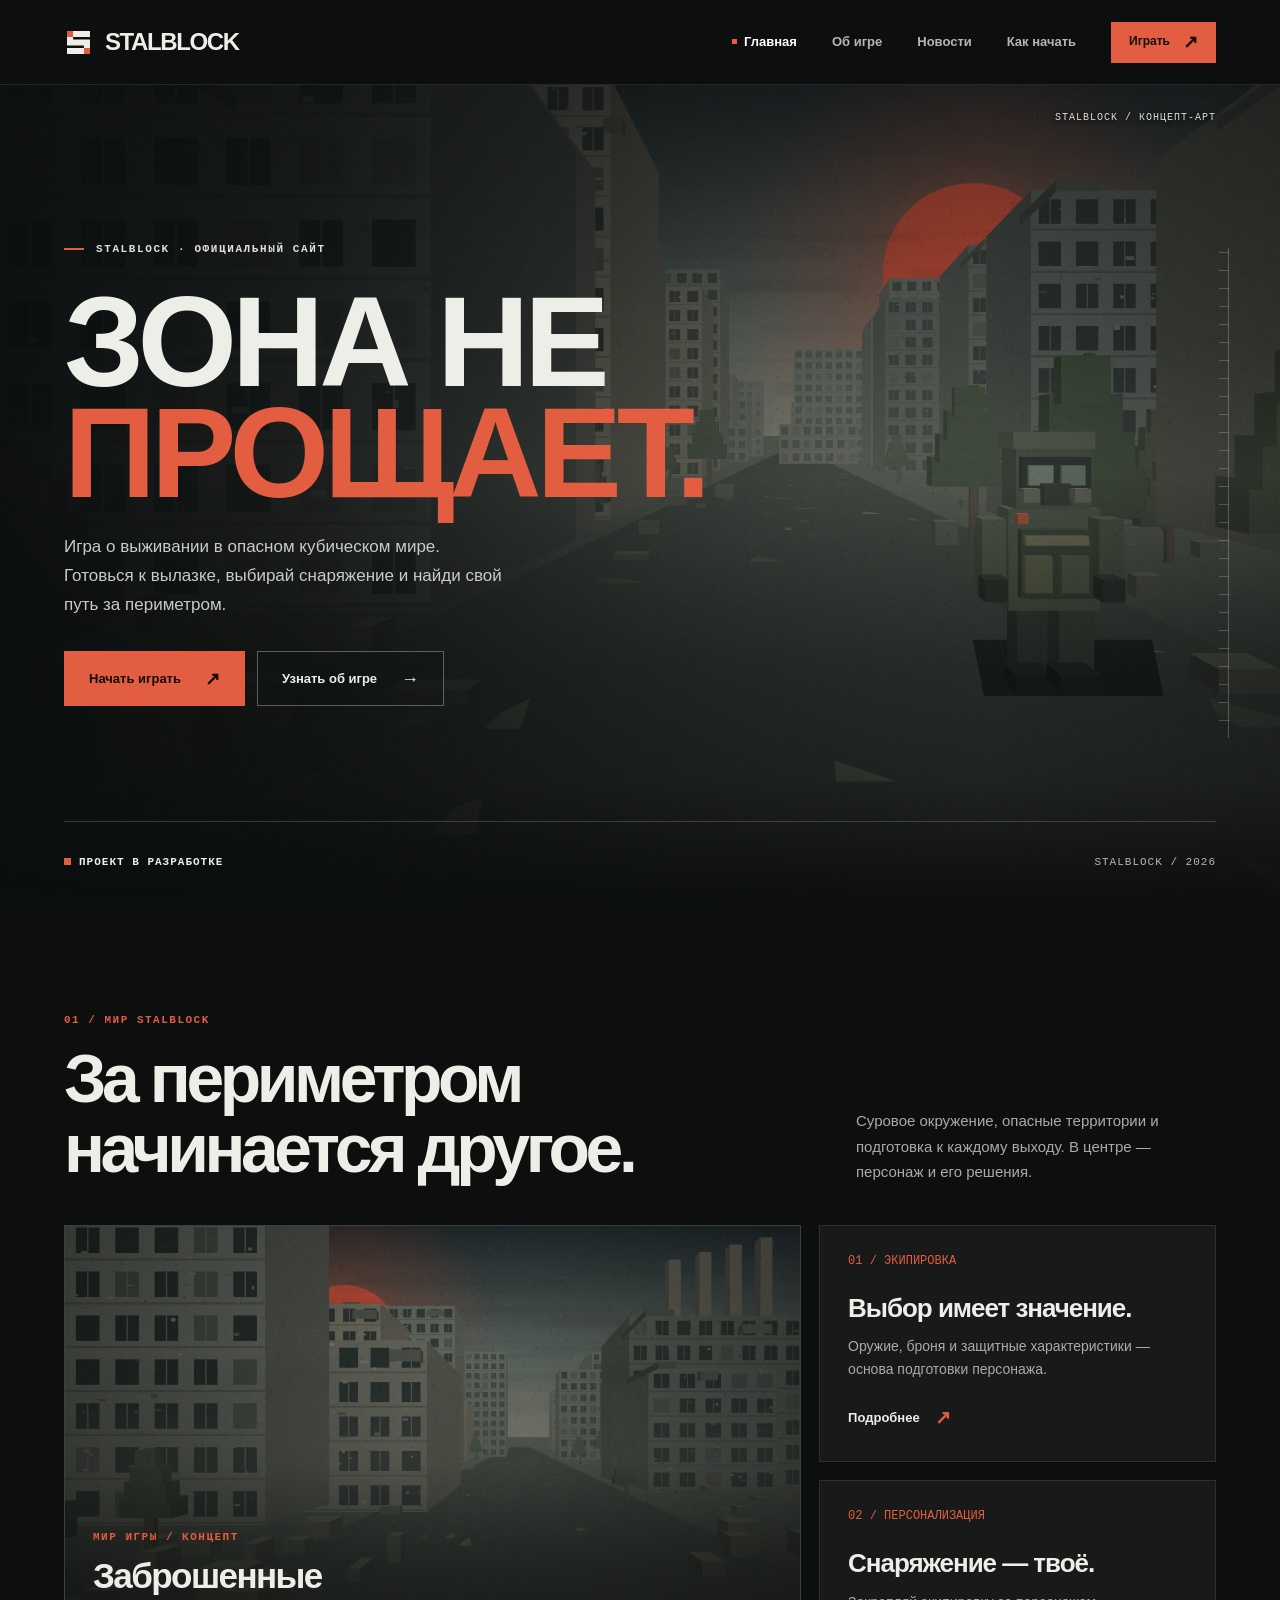
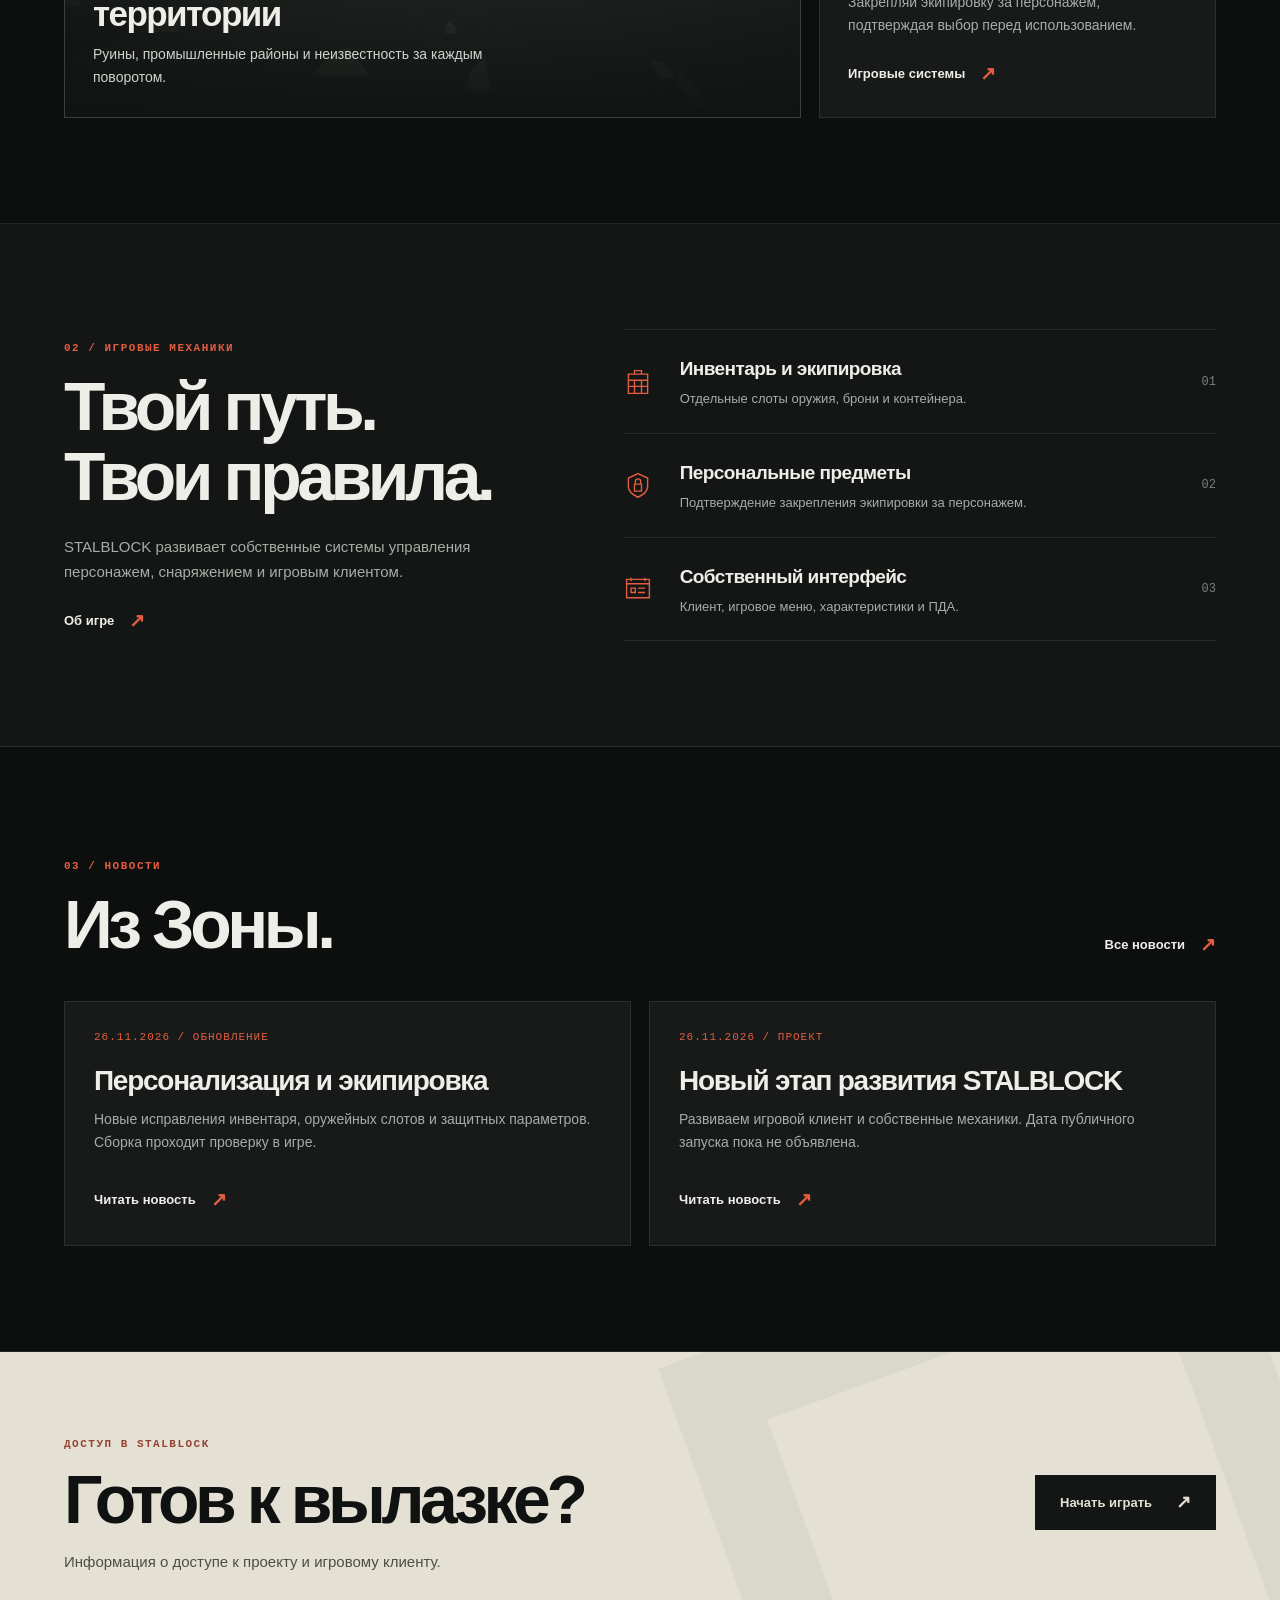
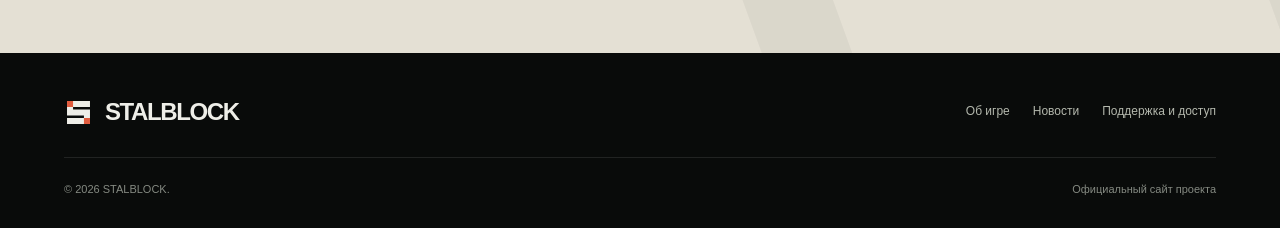
<file: index.html>
<!doctype html><html lang="ru"><head><meta charset="utf-8"><meta name="viewport" content="width=device-width,initial-scale=1"><meta name="theme-color" content="#0d0f0f"><meta name="description" content="STALBLOCK — игра о выживании в опасной кубической Зоне. Официальный сайт проекта."><meta property="og:type" content="website"><meta property="og:title" content="Главная | STALBLOCK"><meta property="og:description" content="Добро пожаловать за периметр."><title>Главная | STALBLOCK</title><link rel="icon" href="assets/mark.svg" type="image/svg+xml"><link rel="stylesheet" href="design.css"><script defer src="ui.js"></script><script defer src="environment.js"></script></head><body><a class="skip" href="#main">К содержимому</a><header class="header"><div class="wrap head"><a class="brand" href="index.html" aria-label="STALBLOCK — главная"><svg viewBox="0 0 48 48" aria-hidden="true" fill="none"><path d="M5 5h38v10H15v4h28v24H5V33h28v-4H5z" fill="currentColor"/><path d="M5 5h10v10H5zm28 28h10v10H33z" fill="#e15c3e"/></svg>STALBLOCK</a><nav class="nav" aria-label="Главное меню"><a href="index.html" aria-current="page">Главная</a><a href="world.html">Об игре</a><a href="news.html">Новости</a><a href="download.html">Как начать</a></nav><a class="btn small hot" href="download.html">Играть <span class="arr">↗</span></a><button class="toggle" aria-label="Открыть меню" aria-controls="mobile" aria-expanded="false">☰</button></div><nav class="mobile-nav" id="mobile" hidden aria-label="Мобильное меню"><a href="index.html" aria-current="page">Главная</a><a href="world.html">Об игре</a><a href="news.html">Новости</a><a href="download.html">Как начать</a></nav></header><main id="main"><section class="hero"><canvas data-scene="hero" aria-hidden="true"></canvas><span class="art-label">STALBLOCK / КОНЦЕПТ-АРТ</span><div class="ruler" aria-hidden="true"></div><div class="wrap hero-in"><div class="kicker">STALBLOCK · Официальный сайт</div><h1>Зона не<span>прощает.</span></h1><p>Игра о выживании в опасном кубическом мире. Готовься к вылазке, выбирай снаряжение и найди свой путь за периметром.</p><div class="actions"><a href="download.html" class="btn hot">Начать играть <span class="arr">↗</span></a><a href="world.html" class="btn ghost">Узнать об игре <span class="arr">→</span></a></div></div><div class="hero-bottom"><div class="wrap meta"><span><i class="status-dot"></i><b>Проект в разработке</b></span><span>STALBLOCK / 2026</span></div></div></section><section class="section"><div class="wrap"><div class="section-top"><div><span class="label">01 / Мир STALBLOCK</span><h2>За периметром<br>начинается другое.</h2></div><p>Суровое окружение, опасные территории и подготовка к каждому выходу. В центре — персонаж и его решения.</p></div><div class="world-grid"><div class="world-visual"><canvas data-scene="world" aria-hidden="true"></canvas><div class="world-caption"><span class="label">Мир игры / концепт</span><h3>Заброшенные территории</h3><p>Руины, промышленные районы и неизвестность за каждым поворотом.</p></div></div><div class="world-side"><article class="panel"><span class="no">01 / ЭКИПИРОВКА</span><div><h3>Выбор имеет значение.</h3><p>Оружие, броня и защитные характеристики — основа подготовки персонажа.</p><a class="link" href="world.html#equipment">Подробнее <span>↗</span></a></div></article><article class="panel"><span class="no">02 / ПЕРСОНАЛИЗАЦИЯ</span><div><h3>Снаряжение — твоё.</h3><p>Закрепляй экипировку за персонажем, подтверждая выбор перед использованием.</p><a class="link" href="world.html#equipment">Игровые системы <span>↗</span></a></div></article></div></div></div></section><section class="section system-section"><div class="wrap system-grid"><div><span class="label">02 / Игровые механики</span><h2>Твой путь.<br>Твои правила.</h2><p>STALBLOCK развивает собственные системы управления персонажем, снаряжением и игровым клиентом.</p><a class="link" href="world.html">Об игре <span>↗</span></a></div><div class="system-list" id="equipment"><article class="system-row"><svg viewBox="0 0 32 32" aria-hidden="true"><path d="M5 7h22v22H5zM5 14h22M12 14v15M20 14v15M5 21h22M12 7V3h8v4"/></svg><div><h3>Инвентарь и экипировка</h3><p>Отдельные слоты оружия, брони и контейнера.</p></div><small>01</small></article><article class="system-row"><svg viewBox="0 0 32 32" aria-hidden="true"><path d="m16 3 11 5v10c0 6-5 9-11 12C10 27 5 24 5 18V8zM12 15h8v8h-8zM13 15v-3a3 3 0 0 1 6 0v3"/></svg><div><h3>Персональные предметы</h3><p>Подтверждение закрепления экипировки за персонажем.</p></div><small>02</small></article><article class="system-row"><svg viewBox="0 0 32 32" aria-hidden="true"><path d="M3 5h26v21H3zM3 10h26M8 15h5v5H8zM16 15h8M16 20h8M8 3v4M24 3v4"/></svg><div><h3>Собственный интерфейс</h3><p>Клиент, игровое меню, характеристики и ПДА.</p></div><small>03</small></article></div></div></section><section class="section"><div class="wrap"><div class="section-top"><div><span class="label">03 / Новости</span><h2>Из Зоны.</h2></div><a class="link" href="news.html">Все новости <span>↗</span></a></div><div class="news-grid"><article class="news-card"><time datetime="2026-11-26">26.11.2026 / ОБНОВЛЕНИЕ</time><h3>Персонализация и экипировка</h3><p>Новые исправления инвентаря, оружейных слотов и защитных параметров. Сборка проходит проверку в игре.</p><a class="link" href="news.html#inventory">Читать новость <span>↗</span></a></article><article class="news-card"><time datetime="2026-11-26">26.11.2026 / ПРОЕКТ</time><h3>Новый этап развития STALBLOCK</h3><p>Развиваем игровой клиент и собственные механики. Дата публичного запуска пока не объявлена.</p><a class="link" href="news.html#development">Читать новость <span>↗</span></a></article></div></div></section><section class="cta"><div class="wrap cta-in"><div><span class="label">Доступ в STALBLOCK</span><h2>Готов к вылазке?</h2><p>Информация о доступе к проекту и игровому клиенту.</p></div><a class="btn" href="download.html">Начать играть <span class="arr">↗</span></a></div></section></main><footer class="footer"><div class="wrap"><div class="foot-top"><a href="index.html" class="brand"><svg viewBox="0 0 48 48" aria-hidden="true" fill="none"><path d="M5 5h38v10H15v4h28v24H5V33h28v-4H5z" fill="currentColor"/><path d="M5 5h10v10H5zm28 28h10v10H33z" fill="#e15c3e"/></svg>STALBLOCK</a><nav class="foot-nav" aria-label="Дополнительная навигация"><a href="world.html">Об игре</a><a href="news.html">Новости</a><a href="download.html">Поддержка и доступ</a></nav></div><div class="foot-bottom"><span>© <span data-year>2026</span> STALBLOCK.</span><span>Официальный сайт проекта</span></div></div></footer></body></html>
</file>
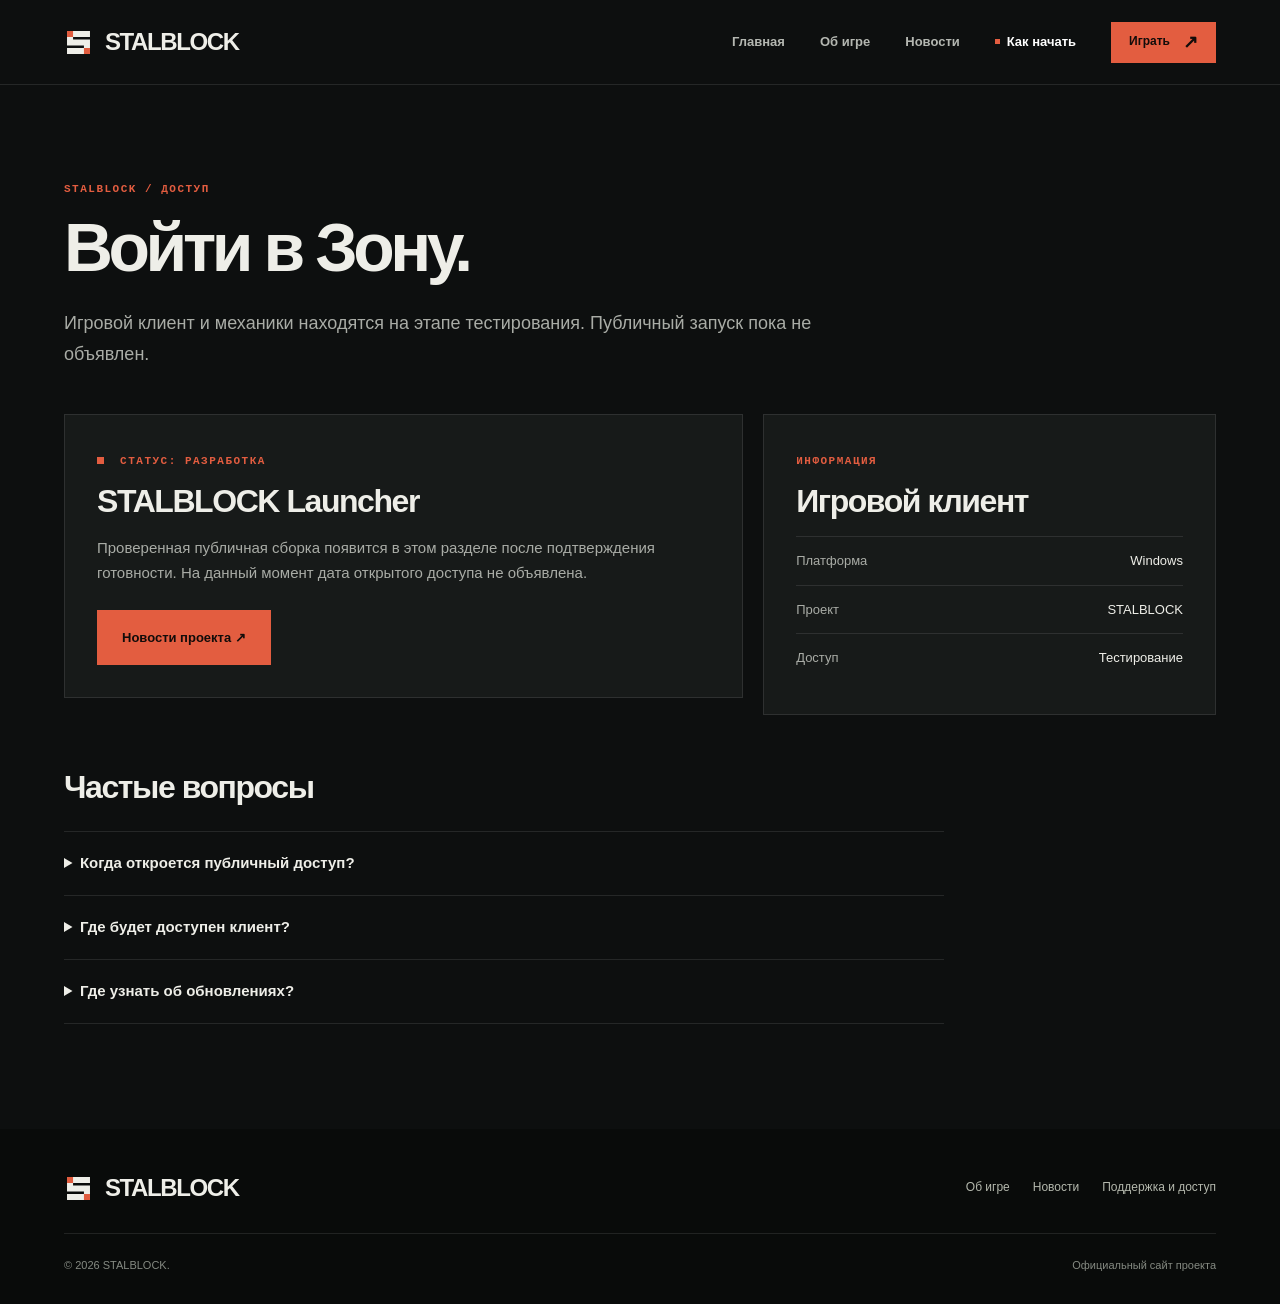
<file: download.html>
<!doctype html><html lang="ru"><head><meta charset="utf-8"><meta name="viewport" content="width=device-width,initial-scale=1"><meta name="theme-color" content="#0d0f0f"><meta name="description" content="STALBLOCK — игра о выживании в опасной кубической Зоне. Официальный сайт проекта."><meta property="og:type" content="website"><meta property="og:title" content="Как начать | STALBLOCK"><meta property="og:description" content="Добро пожаловать за периметр."><title>Как начать | STALBLOCK</title><link rel="icon" href="assets/mark.svg" type="image/svg+xml"><link rel="stylesheet" href="design.css"><script defer src="ui.js"></script><script defer src="environment.js"></script></head><body><a class="skip" href="#main">К содержимому</a><header class="header"><div class="wrap head"><a class="brand" href="index.html" aria-label="STALBLOCK — главная"><svg viewBox="0 0 48 48" aria-hidden="true" fill="none"><path d="M5 5h38v10H15v4h28v24H5V33h28v-4H5z" fill="currentColor"/><path d="M5 5h10v10H5zm28 28h10v10H33z" fill="#e15c3e"/></svg>STALBLOCK</a><nav class="nav" aria-label="Главное меню"><a href="index.html">Главная</a><a href="world.html">Об игре</a><a href="news.html">Новости</a><a href="download.html" aria-current="page">Как начать</a></nav><a class="btn small hot" href="download.html">Играть <span class="arr">↗</span></a><button class="toggle" aria-label="Открыть меню" aria-controls="mobile" aria-expanded="false">☰</button></div><nav class="mobile-nav" id="mobile" hidden aria-label="Мобильное меню"><a href="index.html">Главная</a><a href="world.html">Об игре</a><a href="news.html">Новости</a><a href="download.html" aria-current="page">Как начать</a></nav></header><main id="main"><section class="page"><div class="wrap"><span class="label">STALBLOCK / Доступ</span><h1>Войти в Зону.</h1><p class="intro">Игровой клиент и механики находятся на этапе тестирования. Публичный запуск пока не объявлен.</p><div class="download-grid"><article class="download-box"><span class="label"><i class="status-dot"></i> Статус: разработка</span><h2>STALBLOCK Launcher</h2><p>Проверенная публичная сборка появится в этом разделе после подтверждения готовности. На данный момент дата открытого доступа не объявлена.</p><a class="btn hot" href="news.html">Новости проекта ↗</a></article><aside class="download-box"><span class="label">Информация</span><h2>Игровой клиент</h2><dl><div><dt>Платформа</dt><dd>Windows</dd></div><div><dt>Проект</dt><dd>STALBLOCK</dd></div><div><dt>Доступ</dt><dd>Тестирование</dd></div></dl></aside></div><div class="faq"><h2>Частые вопросы</h2><details><summary>Когда откроется публичный доступ?</summary><p>Дата ещё не объявлена. Информация появится в новостях STALBLOCK.</p></details><details><summary>Где будет доступен клиент?</summary><p>Проверенная сборка будет опубликована на официальном сайте.</p></details><details><summary>Где узнать об обновлениях?</summary><p>В разделе «Новости» публикуется информация о развитии игровых систем.</p></details></div></div></section></main><footer class="footer"><div class="wrap"><div class="foot-top"><a href="index.html" class="brand"><svg viewBox="0 0 48 48" aria-hidden="true" fill="none"><path d="M5 5h38v10H15v4h28v24H5V33h28v-4H5z" fill="currentColor"/><path d="M5 5h10v10H5zm28 28h10v10H33z" fill="#e15c3e"/></svg>STALBLOCK</a><nav class="foot-nav" aria-label="Дополнительная навигация"><a href="world.html">Об игре</a><a href="news.html">Новости</a><a href="download.html">Поддержка и доступ</a></nav></div><div class="foot-bottom"><span>© <span data-year>2026</span> STALBLOCK.</span><span>Официальный сайт проекта</span></div></div></footer></body></html>
</file>
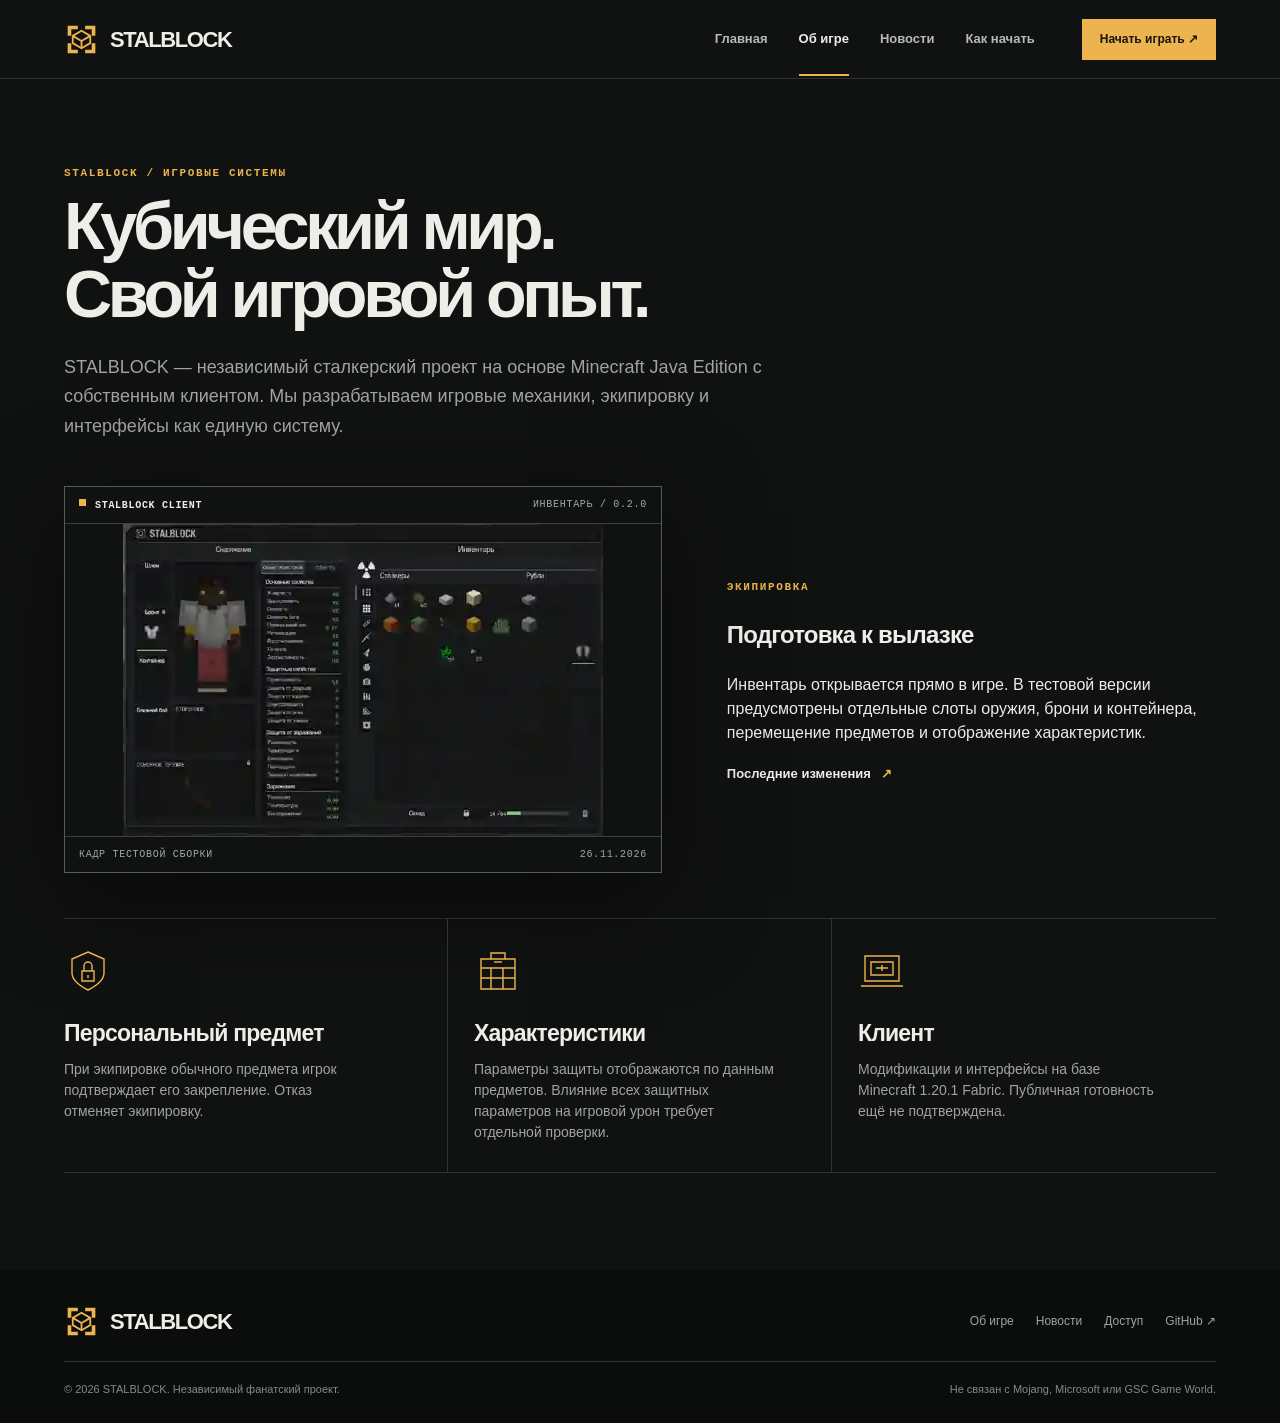
<file: game.html>
<!doctype html><html lang="ru"><head><meta charset="utf-8"><meta name="viewport" content="width=device-width,initial-scale=1"><meta name="theme-color" content="#101111"><meta name="description" content="STALBLOCK — кубическая Зона. Игровой проект с собственным клиентом на базе Minecraft Java Edition."><title>Об игре — STALBLOCK</title><link rel="icon" href="assets/mark.svg" type="image/svg+xml"><link rel="stylesheet" href="site.css"><script defer src="site.js"></script></head><body><a class="skip" href="#main">Перейти к содержимому</a><header class="header"><div class="wrap bar"><a href="index.html" class="brand"><svg aria-hidden="true" viewBox="0 0 48 48" fill="none"><path d="M5 5h14v5H10v9H5V5Zm24 0h14v14h-5v-9h-9V5ZM5 29h5v9h9v5H5V29Zm33 0h5v14H29v-5h9v-9Z" fill="currentColor"/><path d="m24 12 12 7v10l-12 7-12-7V19l12-7Z" stroke="currentColor" stroke-width="2.5"/><path d="m12 19 12 7 12-7m-12 7v10" stroke="currentColor" stroke-width="2.5"/></svg>STALBLOCK</a><nav class="nav" aria-label="Главное меню"><a href="index.html">Главная</a><a href="game.html" aria-current="page">Об игре</a><a href="news.html">Новости</a><a href="play.html">Как начать</a></nav><a class="btn small" href="play.html">Начать играть ↗</a><button class="menu-toggle" aria-label="Открыть меню" aria-controls="mobile" aria-expanded="false">☰</button></div><nav class="mobile-nav" id="mobile" hidden aria-label="Мобильное меню"><a href="index.html">Главная</a><a href="game.html" aria-current="page">Об игре</a><a href="news.html">Новости</a><a href="play.html">Как начать</a></nav></header><main id="main"><section class="page"><div class="wrap"><span class="eyebrow">STALBLOCK / Игровые системы</span><h1>Кубический мир.<br>Свой игровой опыт.</h1><p class="lede">STALBLOCK — независимый сталкерский проект на основе Minecraft Java Edition с собственным клиентом. Мы разрабатываем игровые механики, экипировку и интерфейсы как единую систему.</p><div class="story-grid" id="equipment"><div><div class="screen"><div class="screen-top"><b><i class="dot"></i>STALBLOCK CLIENT</b><span>ИНВЕНТАРЬ / 0.2.0</span></div><button class="screen-picture" data-open-media aria-label="Увеличить скриншот инвентаря"><img src="assets/inventory.webp" alt="Скриншот тестового игрового инвентаря STALBLOCK" width="480" height="312"></button><div class="screen-bottom"><span>КАДР ТЕСТОВОЙ СБОРКИ</span><span>26.11.2026</span></div></div></div><div><span class="eyebrow">Экипировка</span><h2>Подготовка к вылазке</h2><p>Инвентарь открывается прямо в игре. В тестовой версии предусмотрены отдельные слоты оружия, брони и контейнера, перемещение предметов и отображение характеристик.</p><a class="link" href="news.html">Последние изменения <span>↗</span></a></div></div><div class="feature-list" id="binding"><article class="feature"><div class="feature-icon"><svg viewBox="0 0 48 48" aria-hidden="true"><path d="m24 5 16 7v14c0 8-8 13-16 17C16 39 8 34 8 26V12l16-7Z"/><path d="M18 24h12v10H18zM20 24v-5a4 4 0 0 1 8 0v5M24 28v3"/></svg></div><h3>Персональный предмет</h3><p>При экипировке обычного предмета игрок подтверждает его закрепление. Отказ отменяет экипировку.</p></article><article class="feature"><div class="feature-icon"><svg viewBox="0 0 48 48" aria-hidden="true"><path d="M7 12h34v30H7zM7 21h34M17 21v21M29 21v21M7 31h34M17 12V6h14v6"/><path d="M20 15h8"/></svg></div><h3>Характеристики</h3><p>Параметры защиты отображаются по данным предметов. Влияние всех защитных параметров на игровой урон требует отдельной проверки.</p></article><article class="feature"><div class="feature-icon"><svg viewBox="0 0 48 48" aria-hidden="true"><path d="M7 9h34v25H7zM3 39h42M13 15h22v13H13zM18 21h12M24 18v6"/></svg></div><h3>Клиент</h3><p>Модификации и интерфейсы на базе Minecraft 1.20.1 Fabric. Публичная готовность ещё не подтверждена.</p></article></div></div></section></main><footer class="footer"><div class="wrap"><div class="footer-top"><a href="index.html" class="brand"><svg aria-hidden="true" viewBox="0 0 48 48" fill="none"><path d="M5 5h14v5H10v9H5V5Zm24 0h14v14h-5v-9h-9V5ZM5 29h5v9h9v5H5V29Zm33 0h5v14H29v-5h9v-9Z" fill="currentColor"/><path d="m24 12 12 7v10l-12 7-12-7V19l12-7Z" stroke="currentColor" stroke-width="2.5"/><path d="m12 19 12 7 12-7m-12 7v10" stroke="currentColor" stroke-width="2.5"/></svg>STALBLOCK</a><nav class="footer-links" aria-label="Дополнительное меню"><a href="game.html">Об игре</a><a href="news.html">Новости</a><a href="play.html">Доступ</a><a href="https://github.com/lol4ik17-code/STALBLOCK-Website">GitHub ↗</a></nav></div><div class="footer-bottom"><span>© <span data-year>2026</span> STALBLOCK. Независимый фанатский проект.</span><span>Не связан с Mojang, Microsoft или GSC Game World.</span></div></div></footer><dialog id="media" class="dialog"><div class="dialog-top"><span>STALBLOCK · тестовый инвентарь · 26.11.2026</span><button class="dialog-close" aria-label="Закрыть">×</button></div><img src="assets/inventory.webp" alt="Скриншот тестового инвентаря STALBLOCK" width="480" height="312"></dialog></body></html>
</file>
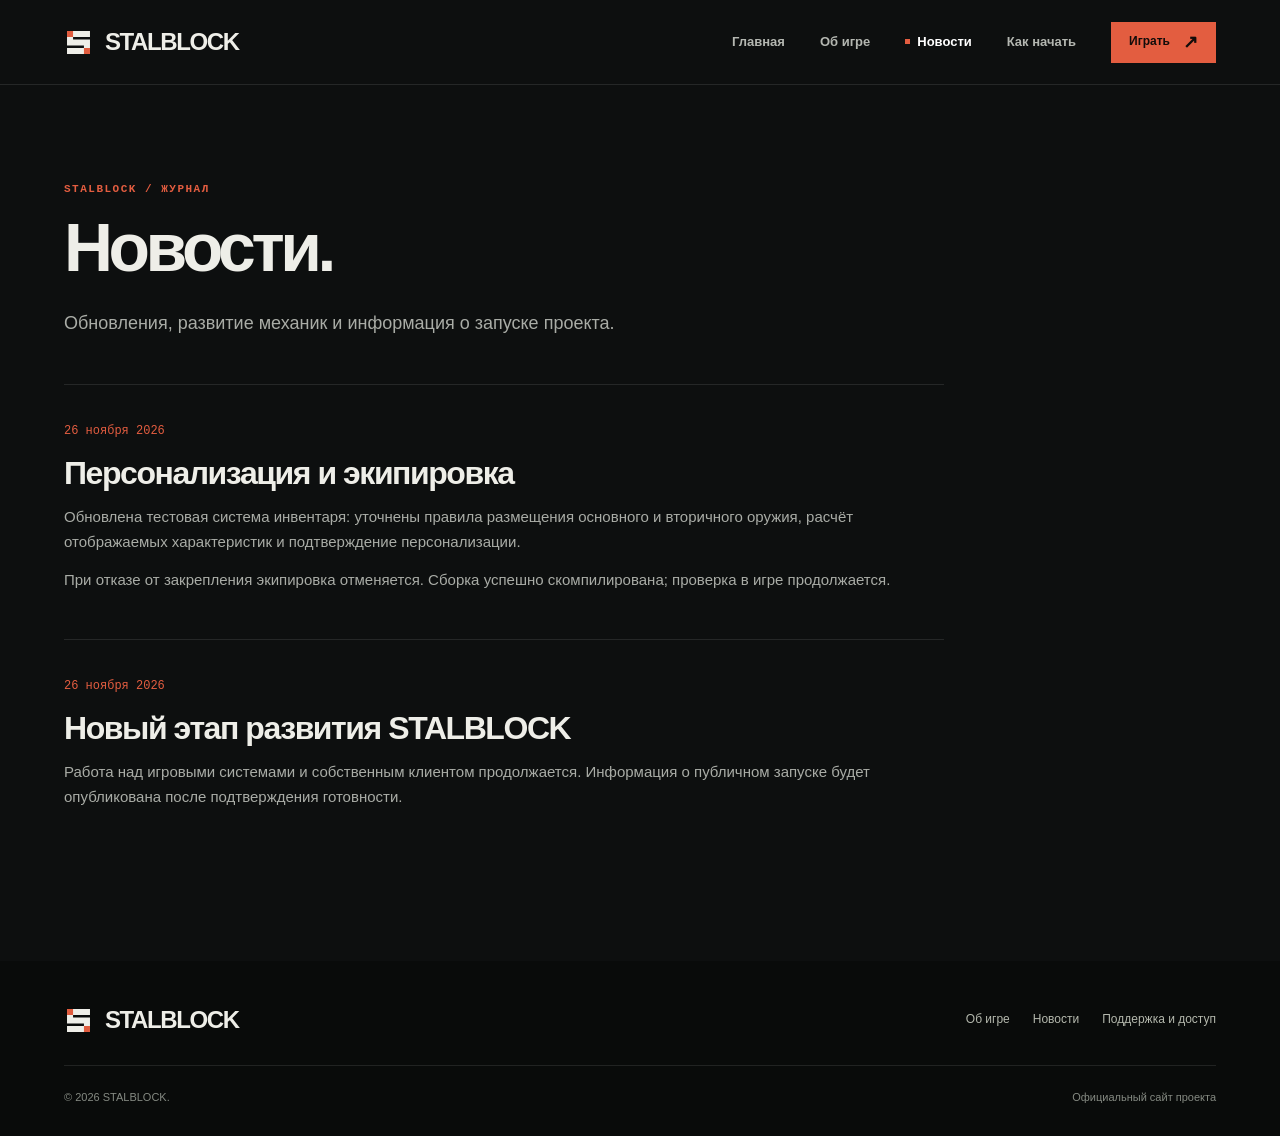
<file: news.html>
<!doctype html><html lang="ru"><head><meta charset="utf-8"><meta name="viewport" content="width=device-width,initial-scale=1"><meta name="theme-color" content="#0d0f0f"><meta name="description" content="STALBLOCK — игра о выживании в опасной кубической Зоне. Официальный сайт проекта."><meta property="og:type" content="website"><meta property="og:title" content="Новости | STALBLOCK"><meta property="og:description" content="Добро пожаловать за периметр."><title>Новости | STALBLOCK</title><link rel="icon" href="assets/mark.svg" type="image/svg+xml"><link rel="stylesheet" href="design.css"><script defer src="ui.js"></script><script defer src="environment.js"></script></head><body><a class="skip" href="#main">К содержимому</a><header class="header"><div class="wrap head"><a class="brand" href="index.html" aria-label="STALBLOCK — главная"><svg viewBox="0 0 48 48" aria-hidden="true" fill="none"><path d="M5 5h38v10H15v4h28v24H5V33h28v-4H5z" fill="currentColor"/><path d="M5 5h10v10H5zm28 28h10v10H33z" fill="#e15c3e"/></svg>STALBLOCK</a><nav class="nav" aria-label="Главное меню"><a href="index.html">Главная</a><a href="world.html">Об игре</a><a href="news.html" aria-current="page">Новости</a><a href="download.html">Как начать</a></nav><a class="btn small hot" href="download.html">Играть <span class="arr">↗</span></a><button class="toggle" aria-label="Открыть меню" aria-controls="mobile" aria-expanded="false">☰</button></div><nav class="mobile-nav" id="mobile" hidden aria-label="Мобильное меню"><a href="index.html">Главная</a><a href="world.html">Об игре</a><a href="news.html" aria-current="page">Новости</a><a href="download.html">Как начать</a></nav></header><main id="main"><section class="page"><div class="wrap"><span class="label">STALBLOCK / Журнал</span><h1>Новости.</h1><p class="intro">Обновления, развитие механик и информация о запуске проекта.</p><article class="article" id="inventory"><time datetime="2026-11-26">26 ноября 2026</time><h2>Персонализация и экипировка</h2><p>Обновлена тестовая система инвентаря: уточнены правила размещения основного и вторичного оружия, расчёт отображаемых характеристик и подтверждение персонализации.</p><p>При отказе от закрепления экипировка отменяется. Сборка успешно скомпилирована; проверка в игре продолжается.</p></article><article class="article" id="development"><time datetime="2026-11-26">26 ноября 2026</time><h2>Новый этап развития STALBLOCK</h2><p>Работа над игровыми системами и собственным клиентом продолжается. Информация о публичном запуске будет опубликована после подтверждения готовности.</p></article></div></section></main><footer class="footer"><div class="wrap"><div class="foot-top"><a href="index.html" class="brand"><svg viewBox="0 0 48 48" aria-hidden="true" fill="none"><path d="M5 5h38v10H15v4h28v24H5V33h28v-4H5z" fill="currentColor"/><path d="M5 5h10v10H5zm28 28h10v10H33z" fill="#e15c3e"/></svg>STALBLOCK</a><nav class="foot-nav" aria-label="Дополнительная навигация"><a href="world.html">Об игре</a><a href="news.html">Новости</a><a href="download.html">Поддержка и доступ</a></nav></div><div class="foot-bottom"><span>© <span data-year>2026</span> STALBLOCK.</span><span>Официальный сайт проекта</span></div></div></footer></body></html>
</file>
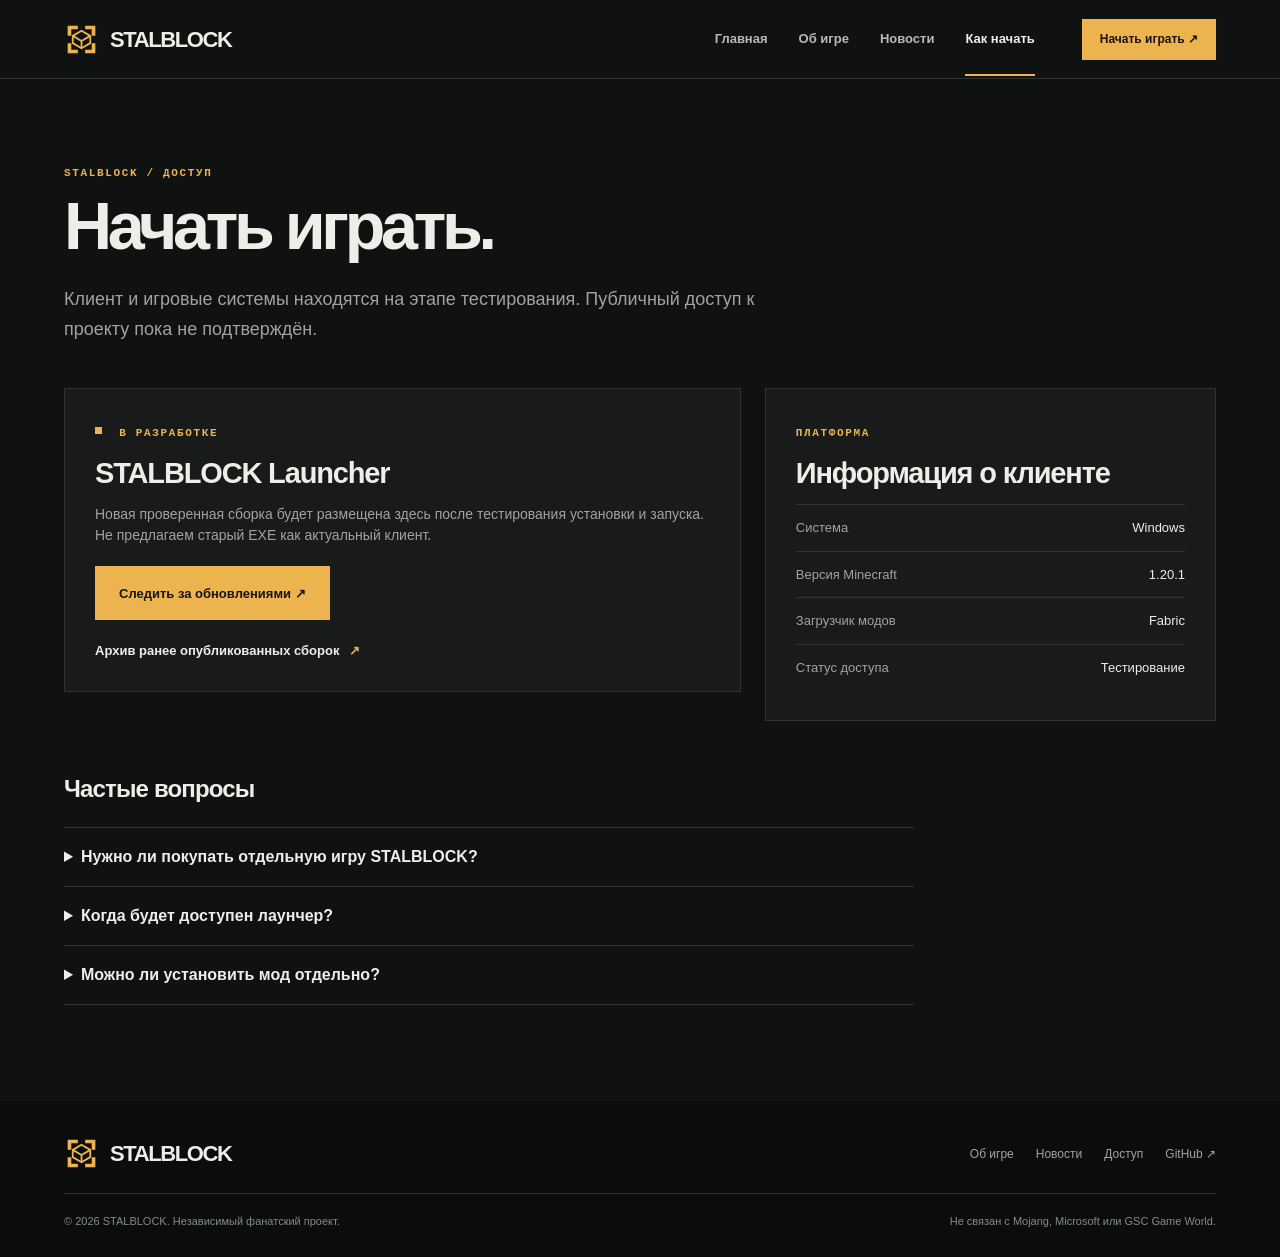
<file: play.html>
<!doctype html><html lang="ru"><head><meta charset="utf-8"><meta name="viewport" content="width=device-width,initial-scale=1"><meta name="theme-color" content="#101111"><meta name="description" content="STALBLOCK — кубическая Зона. Игровой проект с собственным клиентом на базе Minecraft Java Edition."><title>Как начать — STALBLOCK</title><link rel="icon" href="assets/mark.svg" type="image/svg+xml"><link rel="stylesheet" href="site.css"><script defer src="site.js"></script></head><body><a class="skip" href="#main">Перейти к содержимому</a><header class="header"><div class="wrap bar"><a href="index.html" class="brand"><svg aria-hidden="true" viewBox="0 0 48 48" fill="none"><path d="M5 5h14v5H10v9H5V5Zm24 0h14v14h-5v-9h-9V5ZM5 29h5v9h9v5H5V29Zm33 0h5v14H29v-5h9v-9Z" fill="currentColor"/><path d="m24 12 12 7v10l-12 7-12-7V19l12-7Z" stroke="currentColor" stroke-width="2.5"/><path d="m12 19 12 7 12-7m-12 7v10" stroke="currentColor" stroke-width="2.5"/></svg>STALBLOCK</a><nav class="nav" aria-label="Главное меню"><a href="index.html">Главная</a><a href="game.html">Об игре</a><a href="news.html">Новости</a><a href="play.html" aria-current="page">Как начать</a></nav><a class="btn small" href="play.html">Начать играть ↗</a><button class="menu-toggle" aria-label="Открыть меню" aria-controls="mobile" aria-expanded="false">☰</button></div><nav class="mobile-nav" id="mobile" hidden aria-label="Мобильное меню"><a href="index.html">Главная</a><a href="game.html">Об игре</a><a href="news.html">Новости</a><a href="play.html" aria-current="page">Как начать</a></nav></header><main id="main"><section class="page"><div class="wrap"><span class="eyebrow">STALBLOCK / Доступ</span><h1>Начать играть.</h1><p class="lede">Клиент и игровые системы находятся на этапе тестирования. Публичный доступ к проекту пока не подтверждён.</p><div class="access-grid"><article class="access"><span class="eyebrow"><i class="dot"></i> В разработке</span><h2>STALBLOCK Launcher</h2><p>Новая проверенная сборка будет размещена здесь после тестирования установки и запуска. Не предлагаем старый EXE как актуальный клиент.</p><a class="btn" href="news.html">Следить за обновлениями ↗</a><p style="margin-top:20px;margin-bottom:0"><a class="link" href="https://github.com/lol4ik17-code/STALBLOCK-Releases/releases">Архив ранее опубликованных сборок <span>↗</span></a></p></article><aside class="access"><span class="eyebrow">Платформа</span><h2>Информация о клиенте</h2><dl><div><dt>Система</dt><dd>Windows</dd></div><div><dt>Версия Minecraft</dt><dd>1.20.1</dd></div><div><dt>Загрузчик модов</dt><dd>Fabric</dd></div><div><dt>Статус доступа</dt><dd>Тестирование</dd></div></dl></aside></div><div class="faq"><h2>Частые вопросы</h2><details><summary>Нужно ли покупать отдельную игру STALBLOCK?</summary><p>STALBLOCK — независимый фанатский проект на основе Minecraft Java Edition, а не отдельная коммерческая игра. Условия доступа будут объявлены отдельно.</p></details><details><summary>Когда будет доступен лаунчер?</summary><p>Подтверждённая дата публичного выпуска пока не объявлена. Следи за разделом новостей.</p></details><details><summary>Можно ли установить мод отдельно?</summary><p>Игровые компоненты тестируются в составе клиента STALBLOCK. Инструкции для игроков будут опубликованы после проверки сборки.</p></details></div></div></section></main><footer class="footer"><div class="wrap"><div class="footer-top"><a href="index.html" class="brand"><svg aria-hidden="true" viewBox="0 0 48 48" fill="none"><path d="M5 5h14v5H10v9H5V5Zm24 0h14v14h-5v-9h-9V5ZM5 29h5v9h9v5H5V29Zm33 0h5v14H29v-5h9v-9Z" fill="currentColor"/><path d="m24 12 12 7v10l-12 7-12-7V19l12-7Z" stroke="currentColor" stroke-width="2.5"/><path d="m12 19 12 7 12-7m-12 7v10" stroke="currentColor" stroke-width="2.5"/></svg>STALBLOCK</a><nav class="footer-links" aria-label="Дополнительное меню"><a href="game.html">Об игре</a><a href="news.html">Новости</a><a href="play.html">Доступ</a><a href="https://github.com/lol4ik17-code/STALBLOCK-Website">GitHub ↗</a></nav></div><div class="footer-bottom"><span>© <span data-year>2026</span> STALBLOCK. Независимый фанатский проект.</span><span>Не связан с Mojang, Microsoft или GSC Game World.</span></div></div></footer><dialog id="media" class="dialog"><div class="dialog-top"><span>STALBLOCK · тестовый инвентарь · 26.11.2026</span><button class="dialog-close" aria-label="Закрыть">×</button></div><img src="assets/inventory.webp" alt="Скриншот тестового инвентаря STALBLOCK" width="480" height="312"></dialog></body></html>
</file>
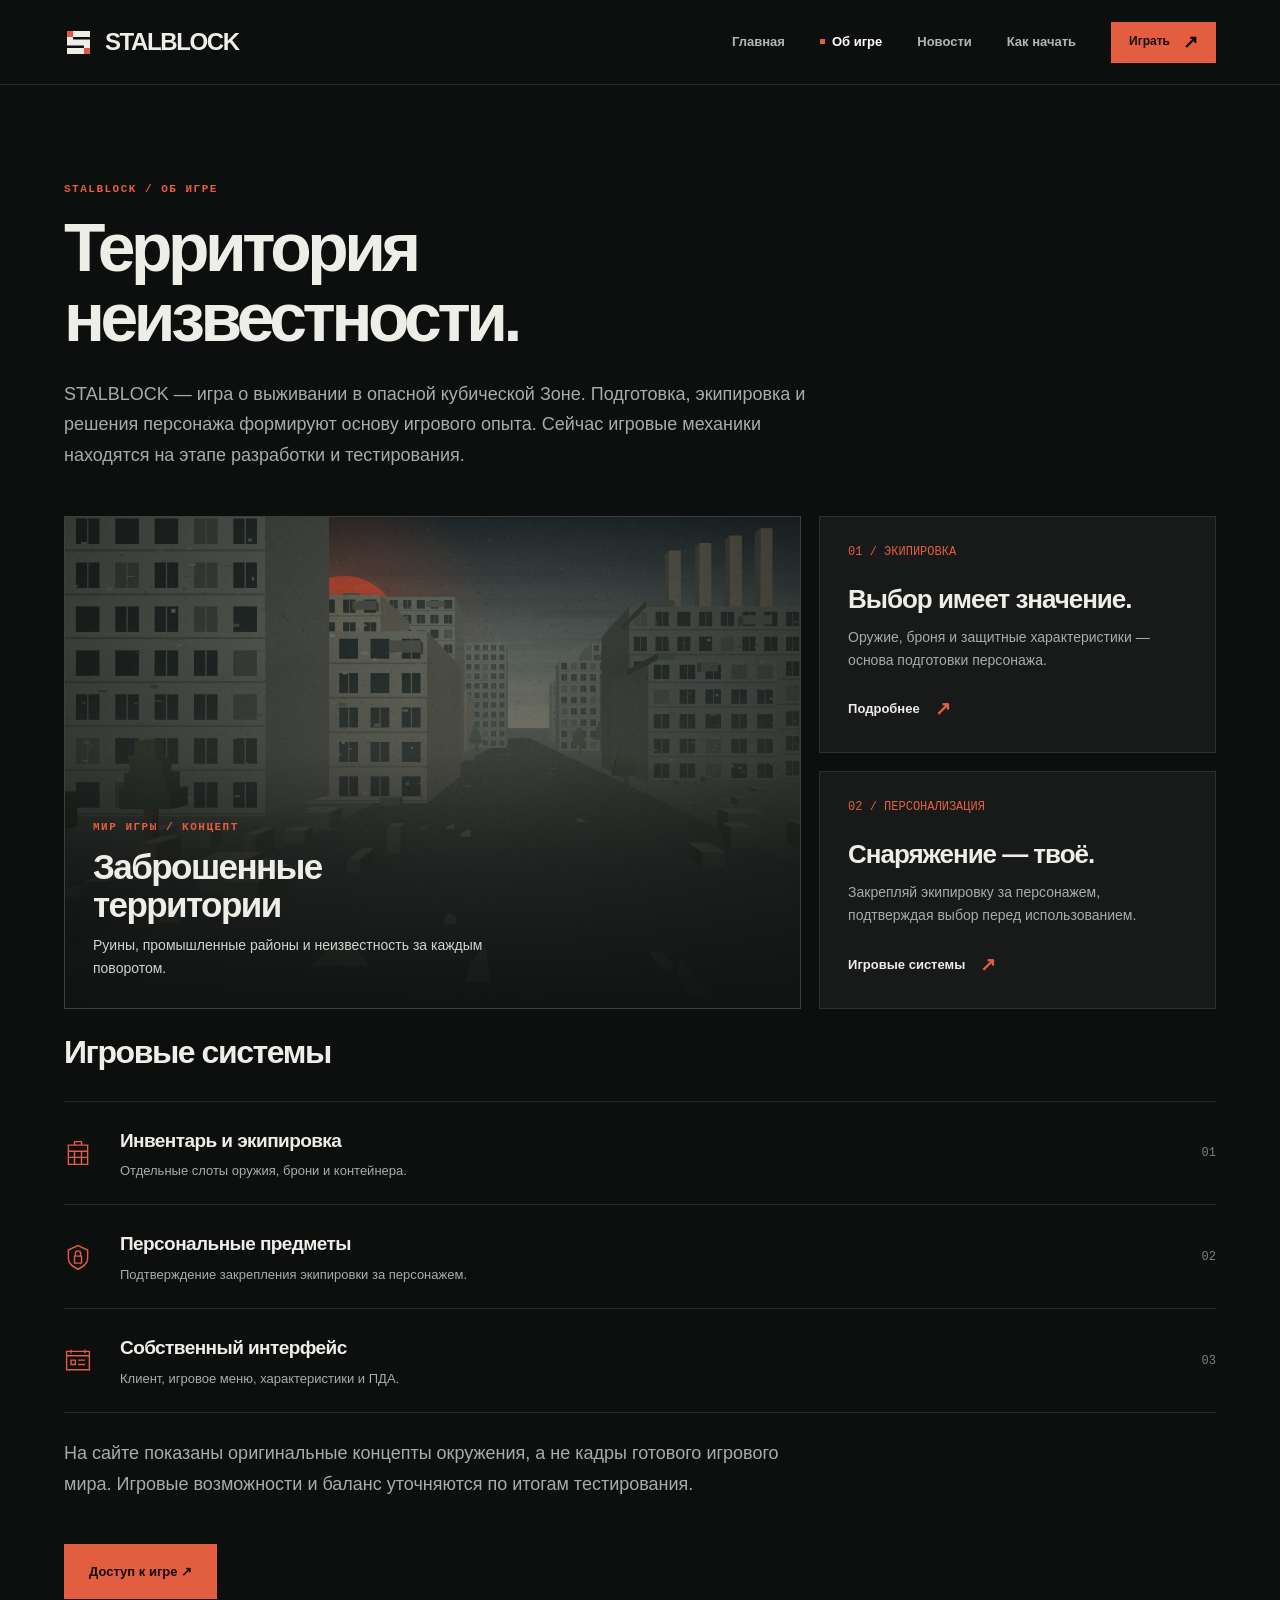
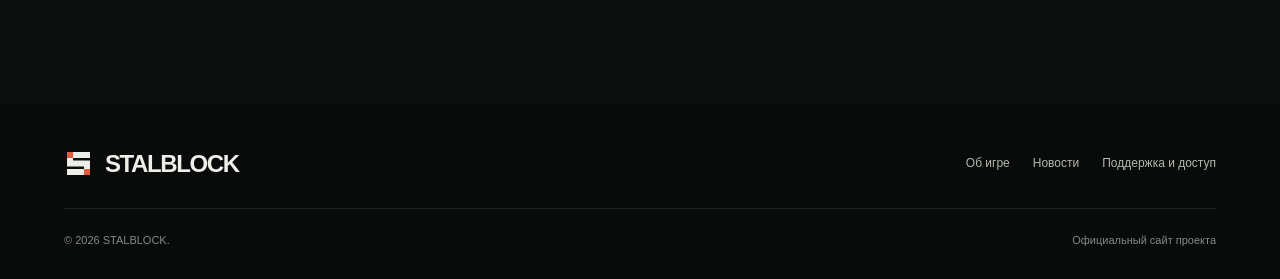
<file: world.html>
<!doctype html><html lang="ru"><head><meta charset="utf-8"><meta name="viewport" content="width=device-width,initial-scale=1"><meta name="theme-color" content="#0d0f0f"><meta name="description" content="STALBLOCK — игра о выживании в опасной кубической Зоне. Официальный сайт проекта."><meta property="og:type" content="website"><meta property="og:title" content="Об игре | STALBLOCK"><meta property="og:description" content="Добро пожаловать за периметр."><title>Об игре | STALBLOCK</title><link rel="icon" href="assets/mark.svg" type="image/svg+xml"><link rel="stylesheet" href="design.css"><script defer src="ui.js"></script><script defer src="environment.js"></script></head><body><a class="skip" href="#main">К содержимому</a><header class="header"><div class="wrap head"><a class="brand" href="index.html" aria-label="STALBLOCK — главная"><svg viewBox="0 0 48 48" aria-hidden="true" fill="none"><path d="M5 5h38v10H15v4h28v24H5V33h28v-4H5z" fill="currentColor"/><path d="M5 5h10v10H5zm28 28h10v10H33z" fill="#e15c3e"/></svg>STALBLOCK</a><nav class="nav" aria-label="Главное меню"><a href="index.html">Главная</a><a href="world.html" aria-current="page">Об игре</a><a href="news.html">Новости</a><a href="download.html">Как начать</a></nav><a class="btn small hot" href="download.html">Играть <span class="arr">↗</span></a><button class="toggle" aria-label="Открыть меню" aria-controls="mobile" aria-expanded="false">☰</button></div><nav class="mobile-nav" id="mobile" hidden aria-label="Мобильное меню"><a href="index.html">Главная</a><a href="world.html" aria-current="page">Об игре</a><a href="news.html">Новости</a><a href="download.html">Как начать</a></nav></header><main id="main"><section class="page"><div class="wrap"><span class="label">STALBLOCK / Об игре</span><h1>Территория<br>неизвестности.</h1><p class="intro">STALBLOCK — игра о выживании в опасной кубической Зоне. Подготовка, экипировка и решения персонажа формируют основу игрового опыта. Сейчас игровые механики находятся на этапе разработки и тестирования.</p><div class="world-grid"><div class="world-visual"><canvas data-scene="world" aria-hidden="true"></canvas><div class="world-caption"><span class="label">Мир игры / концепт</span><h3>Заброшенные территории</h3><p>Руины, промышленные районы и неизвестность за каждым поворотом.</p></div></div><div class="world-side"><article class="panel"><span class="no">01 / ЭКИПИРОВКА</span><div><h3>Выбор имеет значение.</h3><p>Оружие, броня и защитные характеристики — основа подготовки персонажа.</p><a class="link" href="world.html#equipment">Подробнее <span>↗</span></a></div></article><article class="panel"><span class="no">02 / ПЕРСОНАЛИЗАЦИЯ</span><div><h3>Снаряжение — твоё.</h3><p>Закрепляй экипировку за персонажем, подтверждая выбор перед использованием.</p><a class="link" href="world.html#equipment">Игровые системы <span>↗</span></a></div></article></div></div><h2>Игровые системы</h2><div class="system-list" id="equipment"><article class="system-row"><svg viewBox="0 0 32 32" aria-hidden="true"><path d="M5 7h22v22H5zM5 14h22M12 14v15M20 14v15M5 21h22M12 7V3h8v4"/></svg><div><h3>Инвентарь и экипировка</h3><p>Отдельные слоты оружия, брони и контейнера.</p></div><small>01</small></article><article class="system-row"><svg viewBox="0 0 32 32" aria-hidden="true"><path d="m16 3 11 5v10c0 6-5 9-11 12C10 27 5 24 5 18V8zM12 15h8v8h-8zM13 15v-3a3 3 0 0 1 6 0v3"/></svg><div><h3>Персональные предметы</h3><p>Подтверждение закрепления экипировки за персонажем.</p></div><small>02</small></article><article class="system-row"><svg viewBox="0 0 32 32" aria-hidden="true"><path d="M3 5h26v21H3zM3 10h26M8 15h5v5H8zM16 15h8M16 20h8M8 3v4M24 3v4"/></svg><div><h3>Собственный интерфейс</h3><p>Клиент, игровое меню, характеристики и ПДА.</p></div><small>03</small></article></div><p class="intro">На сайте показаны оригинальные концепты окружения, а не кадры готового игрового мира. Игровые возможности и баланс уточняются по итогам тестирования.</p><a class="btn hot" href="download.html">Доступ к игре ↗</a></div></section></main><footer class="footer"><div class="wrap"><div class="foot-top"><a href="index.html" class="brand"><svg viewBox="0 0 48 48" aria-hidden="true" fill="none"><path d="M5 5h38v10H15v4h28v24H5V33h28v-4H5z" fill="currentColor"/><path d="M5 5h10v10H5zm28 28h10v10H33z" fill="#e15c3e"/></svg>STALBLOCK</a><nav class="foot-nav" aria-label="Дополнительная навигация"><a href="world.html">Об игре</a><a href="news.html">Новости</a><a href="download.html">Поддержка и доступ</a></nav></div><div class="foot-bottom"><span>© <span data-year>2026</span> STALBLOCK.</span><span>Официальный сайт проекта</span></div></div></footer></body></html>
</file>
<file: design.css>
:root{color-scheme:dark;--base:#0d0f0f;--panel:#171a19;--fg:#eeeee8;--muted:#a9aca6;--line:#ffffff19;--accent:#e35d40;--cream:#e4e0d4;--w:min(1440px,calc(100% - clamp(36px,10vw,150px)));font-family:Arial,Helvetica,sans-serif}*{box-sizing:border-box}html{scroll-behavior:smooth}body{margin:0;color:var(--fg);background:var(--base);font-size:15px;line-height:1.65}a{color:inherit;text-decoration:none}button{font:inherit;color:inherit;cursor:pointer}button:focus-visible,a:focus-visible,summary:focus-visible{outline:2px solid var(--accent);outline-offset:5px}[hidden]{display:none!important}img,canvas{display:block;max-width:100%}.wrap{width:var(--w);margin:0 auto}.skip{position:fixed;top:-100px;left:15px;z-index:100;padding:12px;background:var(--cream);color:#111}.skip:focus{top:10px}.header{position:relative;z-index:20;background:#0d0f0f;border-bottom:1px solid var(--line)}.head{height:84px;display:flex;align-items:center;justify-content:space-between;gap:35px}.brand{display:inline-flex;gap:12px;align-items:center;font-size:24px;line-height:1;font-weight:900;letter-spacing:-1.4px;white-space:nowrap}.brand svg{width:29px;height:29px}.nav{display:flex;gap:35px;margin-left:auto;align-items:center}.nav a{font-size:13px;font-weight:700;color:#b4b7b1;transition:color .2s}.nav a:hover,.nav a[aria-current=page]{color:#fff}.nav a[aria-current=page]:before{content:"";display:inline-block;width:5px;height:5px;background:var(--accent);vertical-align:2px;margin-right:7px}.btn{display:inline-flex;gap:24px;align-items:center;justify-content:center;min-height:55px;padding:0 24px;border:1px solid transparent;color:#101110;background:var(--cream);font-size:13px;font-weight:800;white-space:nowrap;transition:background .2s,transform .2s}.btn:hover{background:white;transform:translateY(-2px)}.btn.hot{background:var(--accent);color:#120c0a}.btn.hot:hover{background:#fa7859}.btn.ghost{color:var(--fg);background:#0d0f0f45;border-color:#ffffff50}.btn.ghost:hover{background:#ffffff15}.btn.small{min-height:41px;font-size:12px;padding:0 17px;gap:13px}.arr{font-size:18px;line-height:1}.toggle,.mobile-nav{display:none}.hero{position:relative;isolation:isolate;overflow:hidden;min-height:clamp(680px,calc(100svh - 84px),960px);display:flex;align-items:center;background:radial-gradient(ellipse at 74% 32%,#837367,#343b39 38%,#0d1010 78%)}.hero canvas{position:absolute;width:100%;height:100%;inset:0;z-index:-3;max-width:none}.hero:before{content:"";position:absolute;inset:0;z-index:-2;background:linear-gradient(90deg,#0b0e0eea 0%,#0b0e0ebf 23%,#0b0e0e55 52%,#0b0e0e00 77%),linear-gradient(0deg,#0d0f0f 0%,#0d0f0f70 15%,transparent 55%)}.hero:after{content:"";position:absolute;inset:0;z-index:-1;background:linear-gradient(180deg,#10121255,transparent 30%);pointer-events:none}.hero-in{padding:96px 0 135px;position:relative}.kicker{display:flex;align-items:center;gap:12px;font:700 11px/1.5 Consolas,monospace;letter-spacing:1.6px;text-transform:uppercase;color:#e3e0d5}.kicker:before{content:"";width:20px;height:2px;background:var(--accent)}.hero h1{font-family:Impact,"Arial Narrow",Arial,sans-serif;font-size:clamp(74px,10vw,155px);letter-spacing:-.04em;line-height:.87;font-weight:900;text-transform:uppercase;margin:29px 0 24px;max-width:730px}.hero h1 span{color:var(--accent);display:block}.hero p{font-size:17px;line-height:1.7;max-width:450px;color:#c9ccc4;margin:0 0 32px}.actions{display:flex;gap:12px;flex-wrap:wrap}.hero-bottom{position:absolute;bottom:0;left:0;right:0}.meta{border-top:1px solid #ffffff2c;min-height:80px;display:flex;align-items:center;justify-content:space-between;gap:20px;color:#b5b8b0;font:11px Consolas,monospace;letter-spacing:1px;text-transform:uppercase}.meta b{color:var(--fg)}.status-dot{display:inline-block;width:7px;height:7px;background:var(--accent);margin-right:8px}.art-label{position:absolute;right:var(--gutter,5vw);top:27px;font:10px Consolas,monospace;color:#dfdfd6;letter-spacing:1px;text-shadow:0 1px 5px #000}.ruler{position:absolute;right:4%;top:20%;bottom:20%;width:10px;border-right:1px solid #ffffff3b;background:repeating-linear-gradient(0deg,transparent 0 17px,#ffffff33 17px 18px);pointer-events:none}.section{padding:105px 0;border-bottom:1px solid var(--line)}.section-top{display:flex;align-items:end;justify-content:space-between;gap:40px;margin-bottom:40px}.label{color:var(--accent);font:700 11px/1.5 Consolas,monospace;letter-spacing:1.5px;text-transform:uppercase}.section h2,.page h1,.cta h2{font-size:clamp(38px,5.3vw,77px);font-weight:850;letter-spacing:-.065em;line-height:1.04;margin:13px 0 0}.section-top p{margin:0;max-width:360px;color:var(--muted);line-height:1.7}.world-grid{display:grid;grid-template-columns:1.3fr .7fr;gap:18px}.world-visual{position:relative;min-height:490px;background:#252c28;isolation:isolate;overflow:hidden;border:1px solid var(--line)}.world-visual canvas{position:absolute;inset:0;width:100%;height:100%;z-index:-2;max-width:none}.world-visual:after{content:"";position:absolute;inset:0;z-index:-1;background:linear-gradient(0deg,#101211ef,transparent 75%)}.world-caption{position:absolute;bottom:0;left:0;padding:28px;max-width:480px}.world-caption h3{font-size:35px;letter-spacing:-.045em;line-height:1.08;margin:10px 0}.world-caption p{color:#d0d4cb;margin:0;font-size:14px}.world-side{display:flex;flex-direction:column;gap:18px}.panel{background:var(--panel);border:1px solid var(--line);padding:28px;flex:1;display:flex;flex-direction:column;justify-content:space-between}.panel .no{font:12px Consolas,monospace;color:var(--accent)}.panel h3{font-size:26px;letter-spacing:-.04em;line-height:1.12;margin:26px 0 12px}.panel p{color:var(--muted);margin:0;font-size:14px}.link{font-size:13px;font-weight:800;display:inline-flex;gap:15px;align-items:center;margin-top:21px}.link span{color:var(--accent);font-size:19px}.link:hover{color:var(--accent)}.system-section{background:#131614}.system-grid{display:grid;grid-template-columns:.9fr 1.1fr;gap:75px;align-items:center}.system-grid p{color:var(--muted);margin:22px 0 0;max-width:490px}.system-list{border-top:1px solid var(--line)}.system-row{display:grid;grid-template-columns:42px 1fr 38px;gap:14px;align-items:center;padding:23px 0;border-bottom:1px solid var(--line)}.system-row svg{width:28px;height:28px;color:var(--accent);fill:none;stroke:currentColor;stroke-width:1.6}.system-row h3{font-size:19px;margin:0 0 4px;letter-spacing:-.03em}.system-row p{font-size:13px;margin:0;color:var(--muted)}.system-row small{font:12px Consolas,monospace;color:#7d827b;text-align:right}.news-grid{display:grid;grid-template-columns:1fr 1fr;gap:18px}.news-card{background:var(--panel);border:1px solid var(--line);padding:29px;min-height:245px;display:flex;flex-direction:column}.news-card time{font:11px Consolas,monospace;color:var(--accent);letter-spacing:1px}.news-card h3{font-size:28px;letter-spacing:-.045em;line-height:1.13;margin:22px 0 12px}.news-card p{color:var(--muted);font-size:14px;margin:0 0 24px}.news-card .link{margin-top:auto;align-self:flex-start}.cta{background:var(--cream);color:#101211;position:relative;overflow:hidden;padding:78px 0}.cta:after{content:"";position:absolute;right:-40px;top:-100px;width:410px;height:410px;border:85px solid #1418150b;transform:rotate(-20deg);pointer-events:none}.cta-in{position:relative;z-index:1;display:flex;gap:35px;align-items:center;justify-content:space-between}.cta .label{color:#944331}.cta h2{margin-top:10px}.cta p{color:#4b4e47;max-width:560px;margin:15px 0 0}.cta .btn{background:#141615;color:var(--cream)}.cta .btn:hover{background:#383b34}.footer{background:#090b0a;padding:45px 0 30px}.foot-top{display:flex;align-items:center;justify-content:space-between;gap:25px;padding-bottom:30px;border-bottom:1px solid var(--line)}.foot-nav{display:flex;gap:23px;flex-wrap:wrap;color:#b4b8ad;font-size:12px}.foot-nav a:hover{color:var(--accent)}.foot-bottom{display:flex;justify-content:space-between;gap:25px;color:#858a82;padding-top:22px;font-size:11px}.page{padding:90px 0 105px;min-height:65vh}.page .intro{max-width:760px;color:var(--muted);font-size:18px;line-height:1.7;margin:25px 0 45px}.page .world-grid,.page .system-list{margin-top:30px}.page .world-visual{min-height:480px}.page h2{font-size:32px;letter-spacing:-.045em;line-height:1.1}.article{max-width:880px;padding:32px 0;border-top:1px solid var(--line);scroll-margin-top:20px}.article time{color:var(--accent);font:12px Consolas,monospace}.article h2{margin:14px 0}.article p{color:var(--muted);margin:0 0 14px}.download-grid{display:grid;grid-template-columns:1.2fr .8fr;gap:20px;align-items:start}.download-box{background:var(--panel);padding:32px;border:1px solid var(--line)}.download-box h2{margin:12px 0 17px}.download-box p{color:var(--muted);margin:0 0 24px}.download-box dl{margin:0}.download-box dl div{display:flex;justify-content:space-between;gap:15px;border-top:1px solid var(--line);padding:13px 0;font-size:13px}.download-box dt{color:var(--muted)}.download-box dd{margin:0;text-align:right}.faq{max-width:880px;margin-top:55px}.faq details{border-top:1px solid var(--line);padding:19px 0}.faq details:last-child{border-bottom:1px solid var(--line)}.faq summary{font-weight:700;cursor:pointer}.faq p{color:var(--muted);font-size:14px;margin:13px 0 0}.not-found{text-align:center}.not-found h1{font-size:clamp(75px,12vw,160px)}@media(max-width:1050px){.head{gap:24px}.nav{gap:21px}.hero h1{font-size:clamp(65px,10.5vw,115px)}.system-grid{gap:40px}.world-visual{min-height:440px}.panel{padding:24px}.section{padding:80px 0}}@media(max-width:740px){.head{height:64px;gap:10px}.brand{font-size:21px}.brand svg{width:25px;height:25px}.nav{display:none}.head>.btn{margin-left:auto;padding:0 11px;gap:8px;font-size:11px;min-height:38px}.toggle{display:block;background:transparent;border:1px solid var(--line);width:39px;height:39px;font-size:21px}.mobile-nav:not([hidden]){display:flex;flex-direction:column;padding:0 18px 15px}.mobile-nav a{border-top:1px solid var(--line);padding:13px 0;font-size:14px}.mobile-nav a[aria-current=page]{color:var(--accent)}.hero{min-height:680px;align-items:end}.hero:before{background:linear-gradient(0deg,#0d0f0f 0%,#0d0f0fdf 25%,#0d0f0f4a 68%,#0d0f0f10),linear-gradient(90deg,#0d0f0f64,transparent)}.hero-in{padding:180px 0 110px}.hero h1{font-size:clamp(60px,15vw,104px)}.hero p{font-size:15px;margin-bottom:24px}.kicker{font-size:10px}.btn{min-height:49px;padding:0 15px;gap:13px;font-size:12px}.meta{font-size:9px;min-height:65px;letter-spacing:0}.ruler{display:none}.art-label{right:18px;font-size:9px;top:19px}.section,.page{padding:60px 0}.section-top{display:block;margin-bottom:25px}.section-top p{margin-top:17px}.world-grid,.system-grid,.news-grid,.download-grid{grid-template-columns:1fr;gap:16px}.world-visual,.page .world-visual{min-height:370px}.world-caption{padding:23px}.world-caption h3{font-size:29px}.world-side{gap:16px}.system-grid{gap:27px}.news-card{min-height:0;padding:23px}.cta{padding:50px 0}.cta-in,.foot-top,.foot-bottom{flex-direction:column;align-items:start}.foot-bottom{gap:10px}.page .intro{font-size:16px;margin-bottom:26px}.download-box{padding:23px}}@media(max-width:360px){.brand{font-size:18px;gap:7px}.hero h1{font-size:15vw}.head>.btn{padding:0 9px}.actions{gap:8px}}@media(prefers-reduced-motion:reduce){*,*:before,*:after{scroll-behavior:auto!important;transition:none!important}}
</file>
<file: site.css>
:root{--bg:#101111;--surface:#191b1b;--text:#eeede7;--sub:#a0a39e;--dim:#676e69;--amber:#edb34e;--border:#303431;--red:#be4936;--max:1280px;--gutter:clamp(22px,5vw,78px);font-family:Arial,Helvetica,sans-serif;color-scheme:dark}*{box-sizing:border-box}body{margin:0;background:var(--bg);color:var(--text);line-height:1.5}a{color:inherit;text-decoration:none}button{font:inherit;color:inherit;cursor:pointer}button:focus-visible,a:focus-visible,summary:focus-visible{outline:2px solid var(--amber);outline-offset:5px}img{display:block;max-width:100%}[hidden]{display:none!important}html{scroll-behavior:smooth;scroll-padding-top:94px}.wrap{width:calc(100% - var(--gutter)*2);max-width:var(--max);margin:0 auto}.skip{position:fixed;top:-100px;left:15px;background:var(--amber);color:#111;z-index:100;padding:12px}.skip:focus{top:10px}.header{position:relative;z-index:10;background:#101111;border-bottom:1px solid var(--border)}.bar{height:78px;display:flex;align-items:center;gap:32px;justify-content:space-between}.brand{display:inline-flex;align-items:center;gap:11px;white-space:nowrap;font-weight:900;font-size:22px;letter-spacing:-1.4px}.brand svg{width:35px;height:35px;color:var(--amber)}.nav{display:flex;align-items:center;gap:31px;margin-left:auto;margin-right:15px}.nav a{position:relative;font-size:13px;font-weight:650;color:#b7bbb3;padding:27px 0}.nav a:hover,.nav a[aria-current=page]{color:var(--text)}.nav a[aria-current=page]:after{content:"";height:2px;position:absolute;left:0;right:0;bottom:0;background:var(--amber)}.btn{display:inline-flex;align-items:center;justify-content:center;gap:18px;border:1px solid transparent;min-height:54px;padding:0 23px;background:var(--amber);color:#16150f;font-size:13px;font-weight:800;white-space:nowrap;transition:background .18s,transform .18s}.btn:hover{background:#ffce75;transform:translateY(-2px)}.btn.secondary{background:transparent;border-color:#60645d;color:var(--text)}.btn.secondary:hover{background:#ffffff0b;border-color:#d5d8d1}.btn.small{min-height:41px;padding:0 17px;font-size:12px}.menu-toggle,.mobile-nav{display:none}.eyebrow{color:var(--amber);font:700 11px/1.4 Consolas,monospace;letter-spacing:1.65px;text-transform:uppercase}.dot{width:7px;height:7px;background:var(--amber);display:inline-block;vertical-align:2px;margin-right:9px}.hero{position:relative;overflow:hidden;isolation:isolate;border-bottom:1px solid var(--border);background:radial-gradient(ellipse at 80% 38%,#2b302c 0%,#181b19 38%,#101111 75%)}.hero:before{content:"";position:absolute;inset:0;z-index:-2;background-image:linear-gradient(#c8cfba0a 1px,transparent 1px),linear-gradient(90deg,#c8cfba0a 1px,transparent 1px);background-size:52px 52px;mask-image:linear-gradient(90deg,transparent 15%,black 100%)}.hero:after{content:"";position:absolute;inset:0;z-index:-1;background:linear-gradient(0deg,#101111,transparent 30%)}.hero-grid{min-height:clamp(650px,calc(100svh - 78px),860px);display:grid;grid-template-columns:1.02fr .98fr;align-items:center;gap:48px;padding:76px 0 106px}.hero-copy{z-index:2;position:relative}.hero-copy .eyebrow{display:inline-flex;align-items:center;margin-bottom:26px}.hero h1{font-size:clamp(56px,6.65vw,105px);font-weight:900;letter-spacing:-.078em;line-height:.91;margin:0 0 28px;text-transform:uppercase}.hero h1 em{font-style:normal;color:var(--amber)}.hero-copy p{color:#b9bdb5;max-width:450px;font-size:17px;line-height:1.7;margin:0 0 32px}.actions{display:flex;gap:10px;flex-wrap:wrap}.hero-right{position:relative;min-width:0}.hero-right:before{content:"";position:absolute;z-index:-1;inset:-100px -100px -90px -120px;background:radial-gradient(ellipse at center,#c5b68f12,transparent 68%)}.rings{position:absolute;inset:0;z-index:-1;overflow:visible;width:100%;height:100%;transform:scale(1.55);color:#8b9583;opacity:.26;pointer-events:none}.screen{position:relative;background:#101212;border:1px solid #555c54;box-shadow:0 25px 90px #0008;transform:perspective(1200px) rotateY(-6deg) rotateX(2deg)}.screen-top,.screen-bottom{display:flex;align-items:center;justify-content:space-between;padding:12px 14px;font:10px Consolas,monospace;letter-spacing:.7px;color:#a3aaa0;gap:12px}.screen-top{border-bottom:1px solid #3b403b}.screen-bottom{border-top:1px solid #3b403b}.screen-top b{color:var(--text);font-weight:600}.screen-picture{border:0;background:#101212;padding:0;display:block;width:100%;cursor:zoom-in}.screen-picture img{width:100%;aspect-ratio:480/312;object-fit:contain}.screen-caption{font-size:12px;color:#8f978d;margin:17px 0 0;position:relative;display:flex;align-items:center;gap:10px}.screen-caption:before{content:"";width:20px;height:1px;background:var(--amber)}.screen-meta{position:absolute;right:-14px;top:-39px;font:10px Consolas,monospace;color:#9da59b;letter-spacing:1px}.hero-footer{position:absolute;left:0;right:0;bottom:0;border-top:1px solid var(--border);background:#101111d9}.hero-footer-in{display:grid;grid-template-columns:repeat(3,1fr);min-height:62px;align-items:center;gap:20px}.hf{display:flex;align-items:center;gap:12px;color:#a5aaa2;font-size:12px}.hf b{color:#dadcd5;font-weight:700}.hf span:first-child{font:11px Consolas,monospace;color:var(--amber)}.section{padding:92px 0;border-bottom:1px solid var(--border)}.section-title{display:flex;justify-content:space-between;gap:34px;align-items:end;margin-bottom:34px}.section-title h2,.page h1{font-size:clamp(38px,5.2vw,74px);letter-spacing:-.065em;line-height:1.02;margin:10px 0 0}.section-title p{margin:0;max-width:410px;color:var(--sub);font-size:15px}.feature-list{display:grid;grid-template-columns:1fr 1fr 1fr;gap:0;border-top:1px solid var(--border);border-bottom:1px solid var(--border)}.feature{position:relative;padding:28px 26px 29px;border-right:1px solid var(--border);min-height:240px}.feature:first-child{padding-left:0}.feature:last-child{border:0}.feature-icon{width:48px;height:48px;color:var(--amber);margin-bottom:25px}.feature-icon svg{width:100%;height:100%;stroke:currentColor;fill:none;stroke-width:1.4}.feature h3{font-size:23px;letter-spacing:-.035em;line-height:1.16;margin:0 0 12px}.feature p{font-size:14px;color:var(--sub);margin:0;max-width:300px}.link{display:inline-flex;gap:10px;align-items:center;font-weight:700;font-size:13px;color:var(--text)}.link span{color:var(--amber)}.link:hover{color:var(--amber)}.feature .link{margin-top:22px}.story{background:#171918}.story-grid{display:grid;grid-template-columns:1.1fr .9fr;gap:65px;align-items:center}.story-grid .screen{transform:none}.story h2{font-size:clamp(35px,4.4vw,65px);line-height:1.02;letter-spacing:-.055em;margin:14px 0 21px}.story p{color:var(--sub);font-size:15px;margin:0 0 22px}.story ul{padding:0;margin:0 0 26px;list-style:none}.story li{display:flex;gap:12px;align-items:start;padding:10px 0;border-top:1px solid var(--border);font-size:14px}.story li:before{content:"+";color:var(--amber);font-weight:bold}.news-row{display:grid;grid-template-columns:135px 1fr auto;gap:26px;align-items:center;border-top:1px solid var(--border);padding:27px 0}.news-row:last-child{border-bottom:1px solid var(--border)}.news-row time{font:12px Consolas,monospace;color:var(--sub)}.news-row h3{font-size:23px;letter-spacing:-.035em;margin:0 0 5px;line-height:1.16}.news-row p{color:var(--sub);font-size:14px;margin:0}.tag{font:11px Consolas,monospace;color:var(--amber);white-space:nowrap;letter-spacing:.8px}.cta{padding:61px 0;background:var(--amber);color:#17150e;position:relative;overflow:hidden}.cta:after{content:"";position:absolute;top:-30px;right:0;width:26%;height:160%;background:repeating-linear-gradient(135deg,#0000 0 19px,#1111110d 19px 20px);pointer-events:none}.cta-in{display:flex;align-items:center;justify-content:space-between;gap:30px;position:relative;z-index:1}.cta h2{font-size:clamp(32px,4.2vw,59px);line-height:1.02;letter-spacing:-.06em;margin:0 0 10px}.cta p{margin:0;font-size:14px;color:#413a2a}.cta .btn{background:#131513;color:#f3eee0}.cta .btn:hover{background:#34372b}.footer{padding:35px 0 27px;background:#0b0d0c}.footer-top{display:flex;align-items:center;justify-content:space-between;gap:22px;border-bottom:1px solid var(--border);padding-bottom:22px}.footer-links{display:flex;gap:22px;flex-wrap:wrap;font-size:12px;color:#a0a69b}.footer-links a:hover{color:var(--amber)}.footer-bottom{font-size:11px;color:#858c83;display:flex;justify-content:space-between;gap:25px;padding-top:19px}.page{min-height:65vh;padding:80px 0 96px}.page .lede{max-width:740px;color:var(--sub);font-size:18px;margin:24px 0 44px;line-height:1.65}.page .story-grid{margin-top:30px}.page .feature-list{margin-top:45px}.page h2{letter-spacing:-.035em}.news-full{max-width:850px}.entry{padding:30px 0;border-top:1px solid var(--border)}.entry h2{font-size:28px;line-height:1.14;margin:10px 0 12px}.entry p{color:var(--sub);font-size:15px;margin:0 0 12px}.entry time{font:12px Consolas,monospace;color:var(--amber)}.access-grid{display:grid;grid-template-columns:1.2fr .8fr;gap:24px;align-items:start}.access{border:1px solid var(--border);background:var(--surface);padding:30px}.access h2{font-size:29px;line-height:1.14;letter-spacing:-.04em;margin:14px 0}.access p{color:var(--sub);font-size:14px;margin:0 0 20px}.access dl{margin:0}.access dl div{display:flex;justify-content:space-between;gap:15px;border-top:1px solid var(--border);padding:13px 0;font-size:13px}.access dt{color:var(--sub)}.access dd{margin:0;text-align:right}.faq{max-width:850px;margin-top:50px}.faq details{border-top:1px solid var(--border);padding:17px 0}.faq details:last-child{border-bottom:1px solid var(--border)}.faq summary{cursor:pointer;font-weight:700}.faq p{color:var(--sub);margin:12px 0 0;font-size:14px}.dialog{border:1px solid #565d54;background:#111311;color:var(--text);padding:16px;max-width:min(760px,94vw);max-height:90vh;box-shadow:0 22px 90px #000c}.dialog::backdrop{background:#000c}.dialog img{width:100%;max-height:70vh;object-fit:contain}.dialog-top{display:flex;justify-content:space-between;align-items:center;gap:16px;margin-bottom:13px;font-size:12px;color:var(--sub)}.dialog-close{border:1px solid var(--border);background:transparent;font-size:24px;width:36px;height:36px;line-height:1}.dialog-close:hover{border-color:var(--amber)}@media(max-width:1000px){.bar{gap:20px}.nav{gap:18px;margin-right:0}.hero-grid{gap:26px}.hero h1{font-size:clamp(50px,7vw,82px)}.story-grid{gap:35px}.hero-footer-in{gap:10px}.hf{font-size:11px}.feature{padding-right:20px;padding-left:20px}}@media(max-width:750px){.bar{height:65px;gap:12px}.nav{display:none}.brand{font-size:20px}.brand svg{width:30px;height:30px}.bar>.btn{margin-left:auto;font-size:11px;padding:0 12px;min-height:39px}.menu-toggle{display:grid;place-items:center;width:39px;height:39px;background:transparent;border:1px solid var(--border);font-size:20px}.mobile-nav:not([hidden]){display:flex;flex-direction:column;padding:0 var(--gutter) 16px}.mobile-nav a{padding:13px 0;border-top:1px solid var(--border);font-size:14px}.mobile-nav a[aria-current=page]{color:var(--amber)}.hero-grid{min-height:0;display:flex;flex-direction:column;align-items:stretch;gap:60px;padding:64px 0 40px}.hero h1{font-size:clamp(54px,12vw,85px)}.hero-copy p{font-size:16px}.screen{transform:none}.screen-meta{right:0;top:-26px}.hero-footer{position:relative}.hero-footer-in{grid-template-columns:1fr;gap:8px;padding:13px 0}.hf{font-size:12px}.section,.page{padding:56px 0}.section-title{display:block;margin-bottom:25px}.section-title p{margin-top:15px}.feature-list{grid-template-columns:1fr}.feature,.feature:first-child{border:0;border-bottom:1px solid var(--border);padding:22px 0;min-height:0}.feature:last-child{border:0}.feature-icon{width:38px;height:38px;margin-bottom:16px}.feature h3{font-size:22px}.story-grid,.access-grid{grid-template-columns:1fr;gap:26px}.story-grid .screen{order:2}.news-row{grid-template-columns:1fr;gap:8px;padding:20px 0}.tag{font-size:10px}.cta-in,.footer-top,.footer-bottom{flex-direction:column;align-items:start}.cta{padding:42px 0}.footer-bottom{gap:8px}.page .lede{font-size:16px;margin-bottom:28px}.access{padding:22px}}@media(max-width:360px){.brand{font-size:17px}.brand svg{width:25px}.bar>.btn{padding:0 8px}.hero h1{font-size:14vw}.btn{padding:0 15px}}@media(prefers-reduced-motion:reduce){*,*::before,*::after{scroll-behavior:auto!important;transition:none!important}}
</file>
